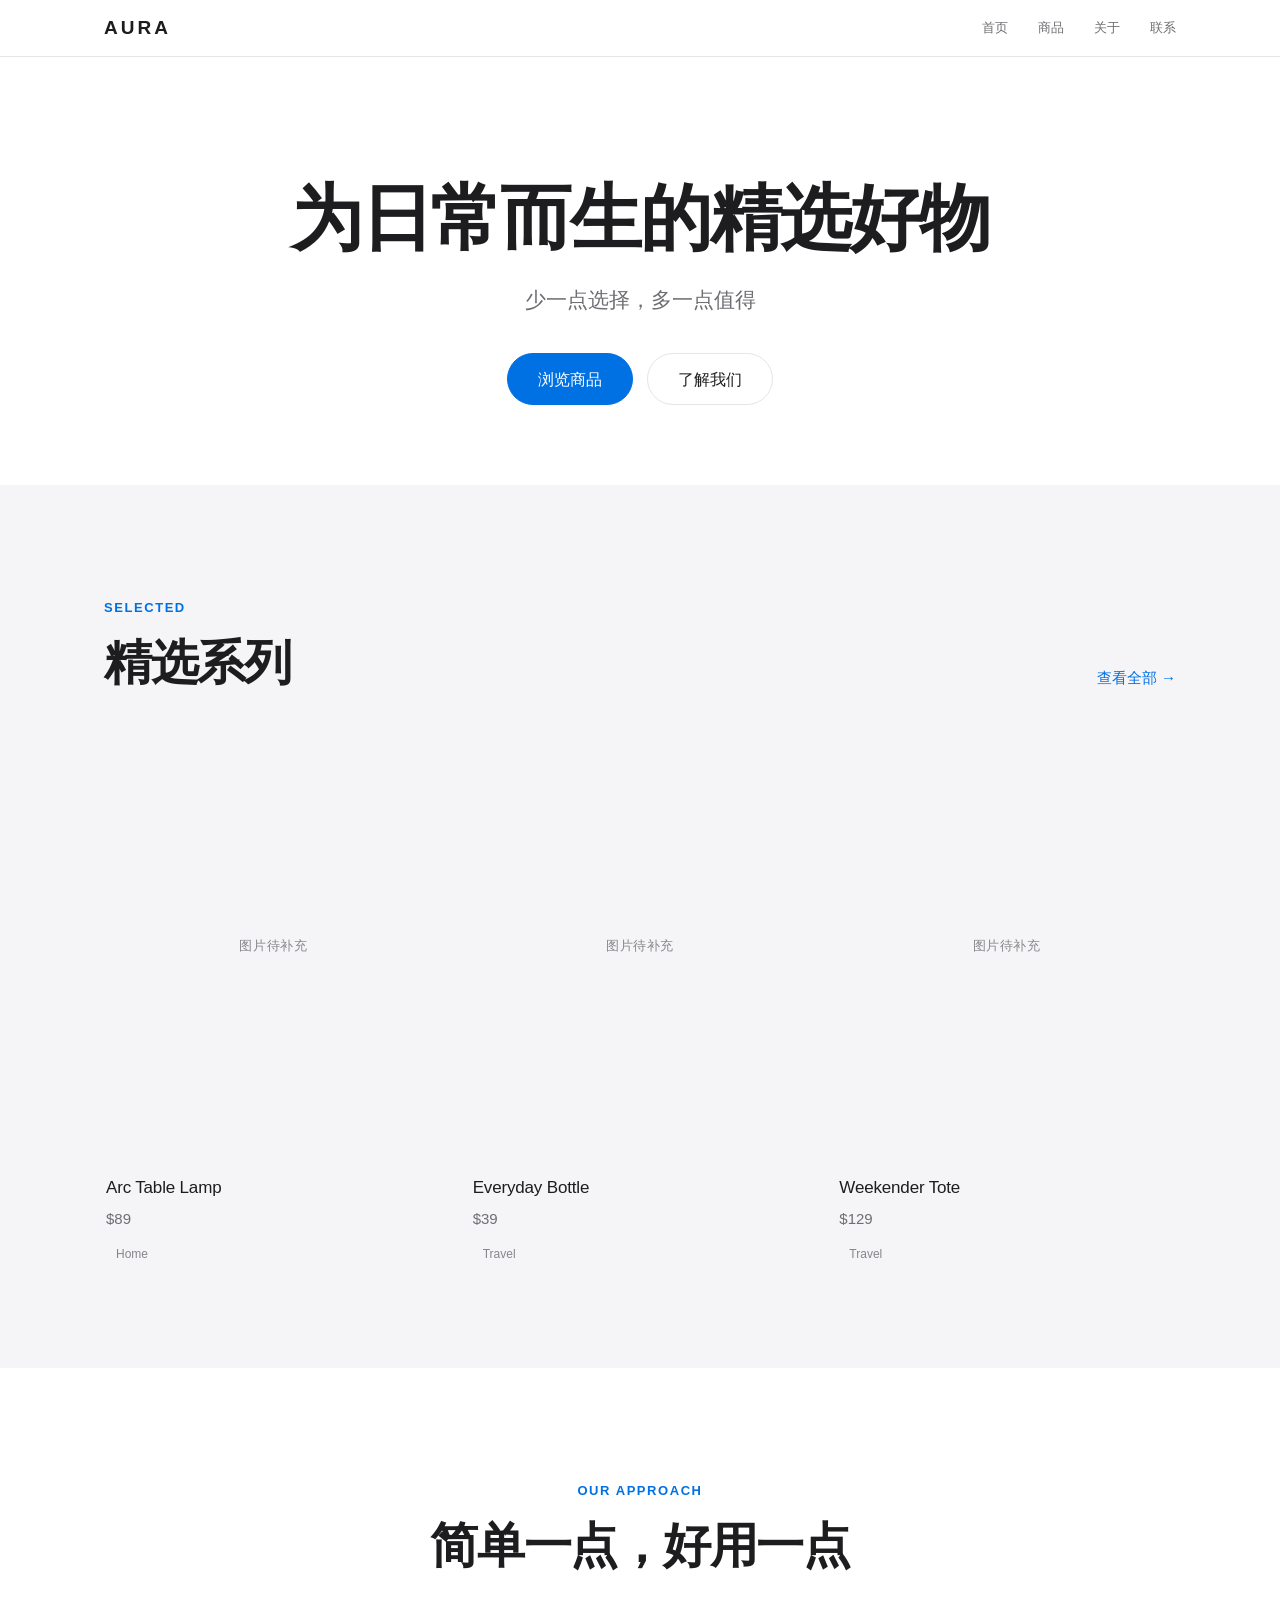
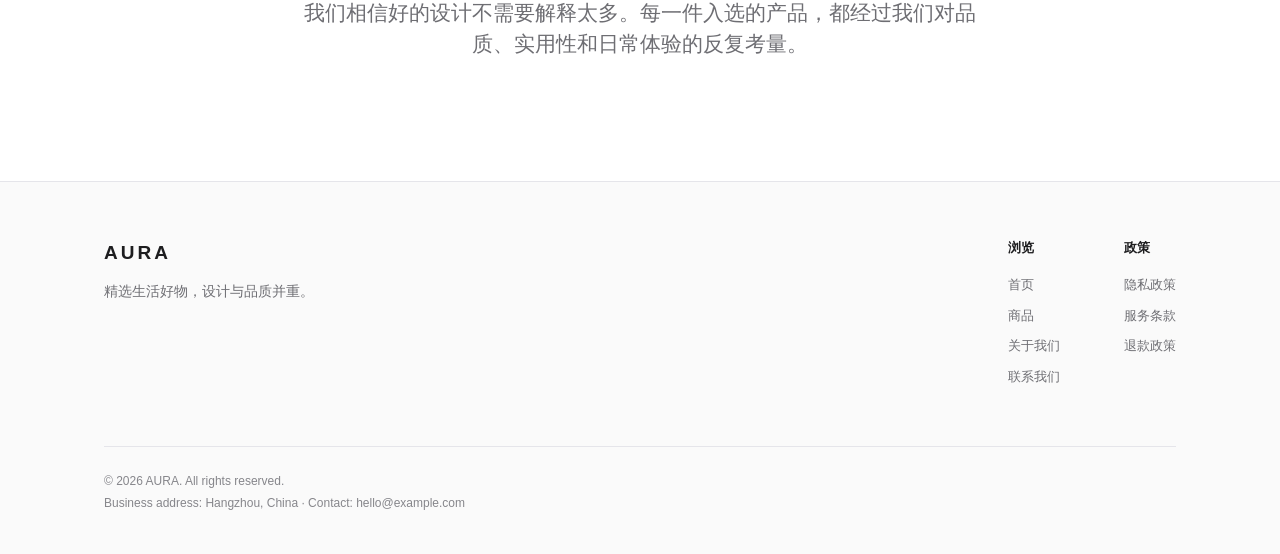
<file: E-commerce-store/index.html>
<!DOCTYPE html>
<html lang="en">
<head>
  <meta charset="UTF-8">
  <meta name="viewport" content="width=device-width, initial-scale=1">
  <title>AURA — 为日常而生的精选好物</title>
  <meta name="description" content="AURA 精选生活好物，设计与品质并重。探索我们的产品系列。">
  <meta property="og:title" content="AURA — 为日常而生的精选好物">
  <meta property="og:description" content="少一点选择，多一点值得。">
  <meta property="og:type" content="website">
  <link rel="stylesheet" href="assets/css/style.css">
</head>
<body data-page="index">

  <header class="site-header">
    <nav class="nav-inner">
      <a class="brand" href="index.html" data-brand>AURA</a>
      <button class="nav-toggle" aria-label="菜单"><span></span><span></span><span></span></button>
      <div class="nav-links">
        <a href="index.html">首页</a>
        <a href="products.html">商品</a>
        <a href="about.html">关于</a>
        <a href="contact.html">联系</a>
      </div>
    </nav>
  </header>

  <main>
    <section class="hero container">
      <h1 data-tagline>为日常而生的精选好物</h1>
      <p class="lead" data-subtitle>少一点选择，多一点值得</p>
      <div class="hero-actions">
        <a class="btn btn-primary btn-lg" href="products.html">浏览商品</a>
        <a class="btn btn-lg" href="about.html">了解我们</a>
      </div>
    </section>

    <section class="section section-soft">
      <div class="container">
        <div class="section-head">
          <div>
            <p class="eyebrow">Selected</p>
            <h2>精选系列</h2>
          </div>
          <a class="link" href="products.html">查看全部 →</a>
        </div>
        <div class="product-grid" id="featured-products"></div>
      </div>
    </section>

    <section class="section">
      <div class="container" style="text-align:center;max-width:760px">
        <p class="eyebrow">Our approach</p>
        <h2>简单一点，好用一点</h2>
        <p class="lead" style="margin-top:24px">
          我们相信好的设计不需要解释太多。每一件入选的产品，都经过我们对品质、实用性和日常体验的反复考量。
        </p>
      </div>
    </section>
  </main>

  <footer class="site-footer">
    <div class="container">
      <div class="footer-top">
        <div class="footer-brand">
          <span class="brand" data-brand>AURA</span>
          <p>精选生活好物，设计与品质并重。</p>
        </div>
        <div class="footer-links">
          <div class="footer-col">
            <h4>浏览</h4>
            <a href="index.html">首页</a>
            <a href="products.html">商品</a>
            <a href="about.html">关于我们</a>
            <a href="contact.html">联系我们</a>
          </div>
          <div class="footer-col">
            <h4>政策</h4>
            <a href="privacy.html">隐私政策</a>
            <a href="terms.html">服务条款</a>
            <a href="refund.html">退款政策</a>
          </div>
        </div>
      </div>
      <div class="footer-bottom">
        <div>© <span data-year>2026</span> <span data-company>AURA</span>. All rights reserved.</div>
        <div>Business address: Hangzhou, China · Contact: <a data-email href="mailto:hello@example.com">hello@example.com</a></div>
      </div>
    </div>
  </footer>

  <script src="assets/js/data.js"></script>
  <script src="assets/js/app.js"></script>
</body>
</html>
</file>
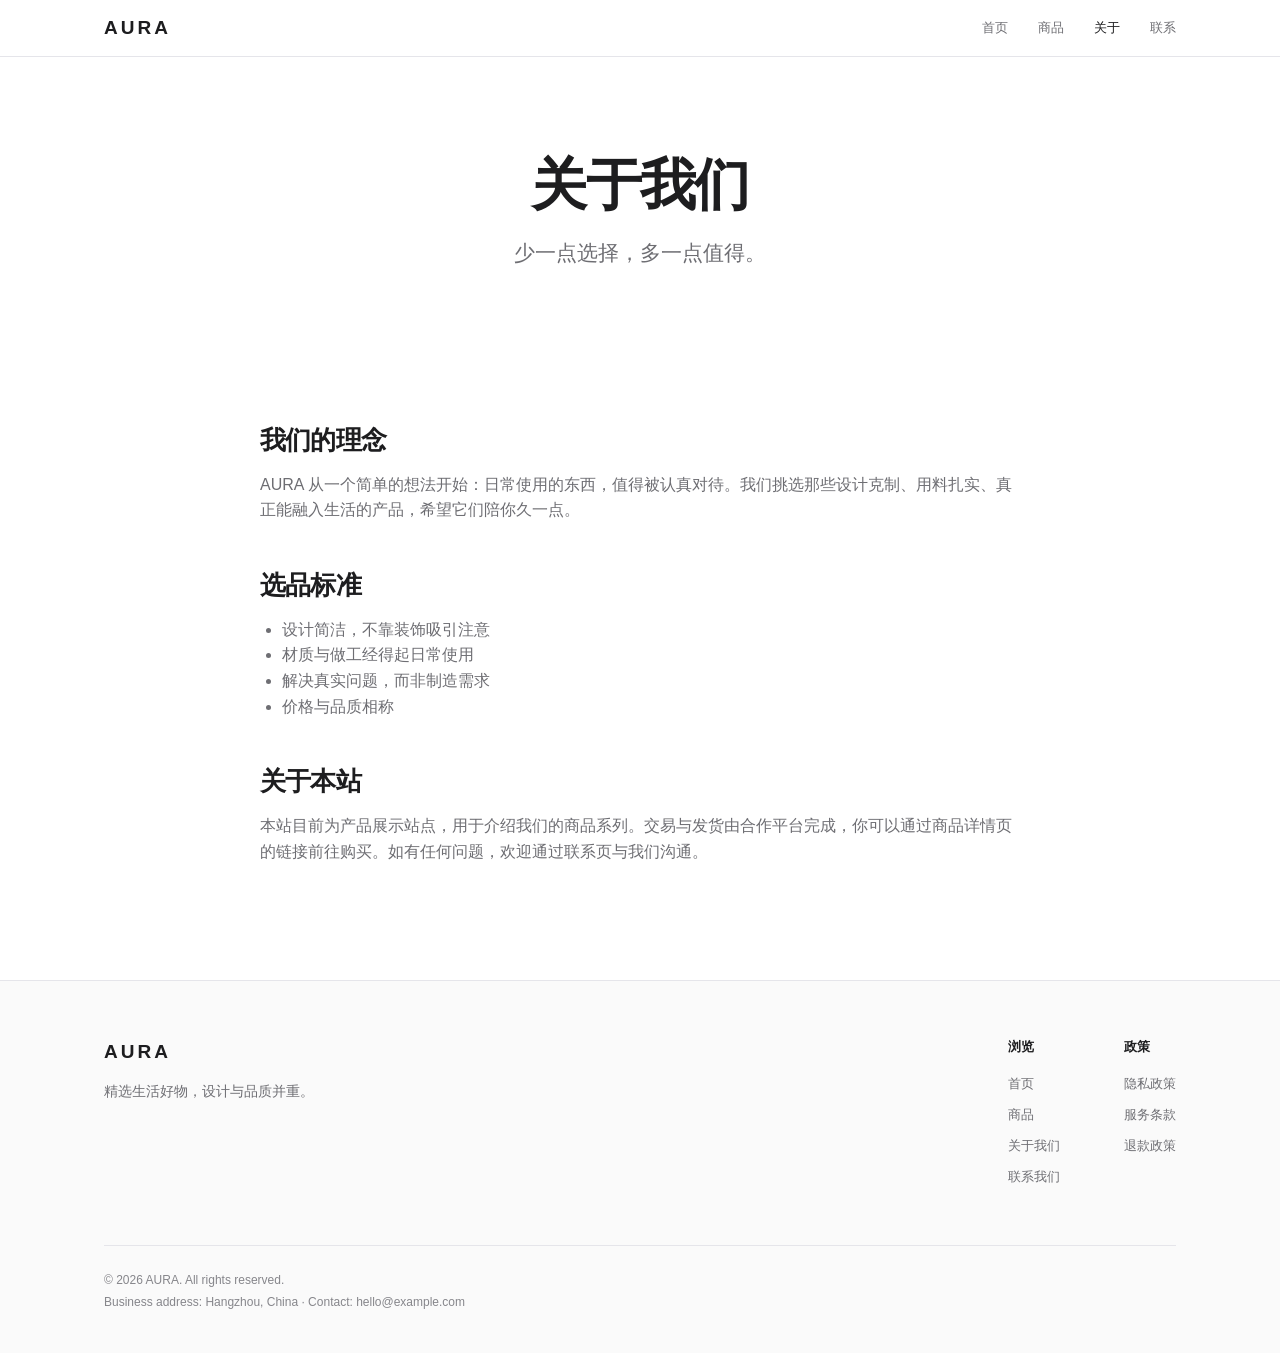
<file: E-commerce-store/about.html>
<!DOCTYPE html>
<html lang="en">
<head>
  <meta charset="UTF-8">
  <meta name="viewport" content="width=device-width, initial-scale=1">
  <title>关于我们 — AURA</title>
  <meta name="description" content="了解 AURA 的理念与选品标准。">
  <meta property="og:title" content="关于我们 — AURA">
  <meta property="og:type" content="website">
  <link rel="stylesheet" href="assets/css/style.css">
</head>
<body data-page="about.html">

  <header class="site-header">
    <nav class="nav-inner">
      <a class="brand" href="index.html" data-brand>AURA</a>
      <button class="nav-toggle" aria-label="菜单"><span></span><span></span><span></span></button>
      <div class="nav-links">
        <a href="index.html">首页</a>
        <a href="products.html">商品</a>
        <a href="about.html">关于</a>
        <a href="contact.html">联系</a>
      </div>
    </nav>
  </header>

  <main>
    <section class="page-hero container">
      <h1>关于我们</h1>
      <p class="lead" style="margin-top:20px">少一点选择，多一点值得。</p>
    </section>

    <section class="section" style="padding-top:24px">
      <div class="container">
        <div class="prose">
          <h2>我们的理念</h2>
          <p>
            AURA 从一个简单的想法开始：日常使用的东西，值得被认真对待。我们挑选那些设计克制、用料扎实、真正能融入生活的产品，希望它们陪你久一点。
          </p>

          <h2>选品标准</h2>
          <ul>
            <li>设计简洁，不靠装饰吸引注意</li>
            <li>材质与做工经得起日常使用</li>
            <li>解决真实问题，而非制造需求</li>
            <li>价格与品质相称</li>
          </ul>

          <h2>关于本站</h2>
          <p>
            本站目前为产品展示站点，用于介绍我们的商品系列。交易与发货由合作平台完成，你可以通过商品详情页的链接前往购买。如有任何问题，欢迎通过联系页与我们沟通。
          </p>
        </div>
      </div>
    </section>
  </main>

  <footer class="site-footer">
    <div class="container">
      <div class="footer-top">
        <div class="footer-brand">
          <span class="brand" data-brand>AURA</span>
          <p>精选生活好物，设计与品质并重。</p>
        </div>
        <div class="footer-links">
          <div class="footer-col">
            <h4>浏览</h4>
            <a href="index.html">首页</a>
            <a href="products.html">商品</a>
            <a href="about.html">关于我们</a>
            <a href="contact.html">联系我们</a>
          </div>
          <div class="footer-col">
            <h4>政策</h4>
            <a href="privacy.html">隐私政策</a>
            <a href="terms.html">服务条款</a>
            <a href="refund.html">退款政策</a>
          </div>
        </div>
      </div>
      <div class="footer-bottom">
        <div>© <span data-year>2026</span> <span data-company>AURA</span>. All rights reserved.</div>
        <div>Business address: Hangzhou, China · Contact: <a data-email href="mailto:hello@example.com">hello@example.com</a></div>
      </div>
    </div>
  </footer>

  <script src="assets/js/data.js"></script>
  <script src="assets/js/app.js"></script>
</body>
</html>
</file>
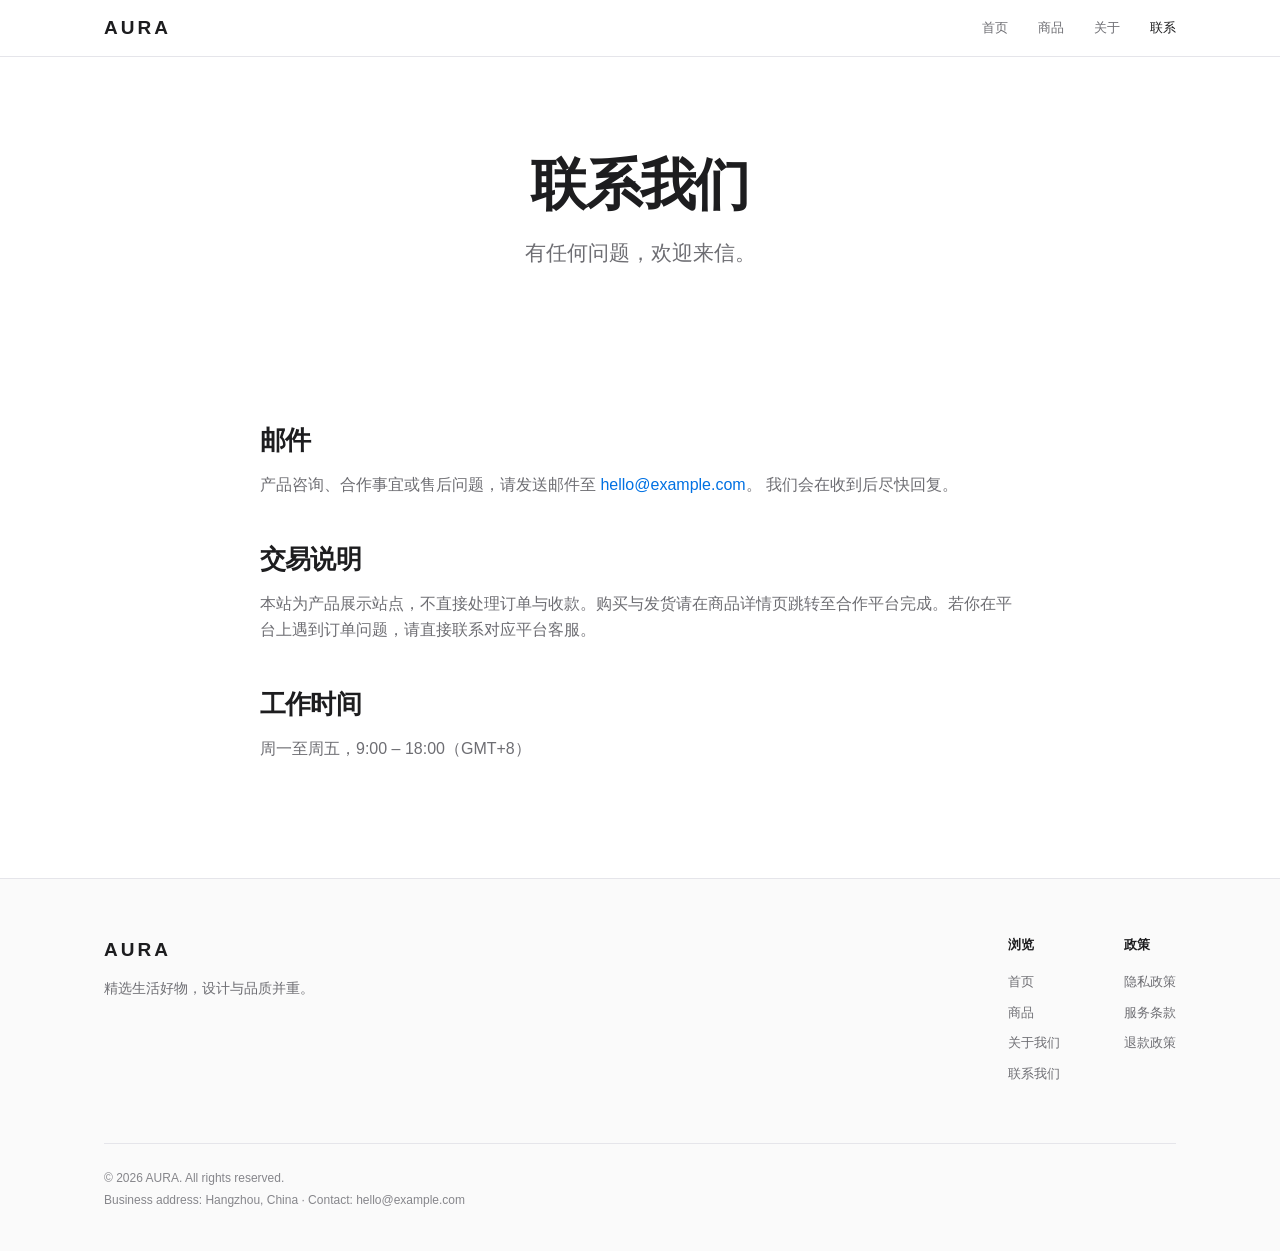
<file: E-commerce-store/contact.html>
<!DOCTYPE html>
<html lang="en">
<head>
  <meta charset="UTF-8">
  <meta name="viewport" content="width=device-width, initial-scale=1">
  <title>联系我们 — AURA</title>
  <meta name="description" content="联系 AURA 团队，咨询商品与合作事宜。">
  <meta property="og:title" content="联系我们 — AURA">
  <meta property="og:type" content="website">
  <link rel="stylesheet" href="assets/css/style.css">
</head>
<body data-page="contact.html">

  <header class="site-header">
    <nav class="nav-inner">
      <a class="brand" href="index.html" data-brand>AURA</a>
      <button class="nav-toggle" aria-label="菜单"><span></span><span></span><span></span></button>
      <div class="nav-links">
        <a href="index.html">首页</a>
        <a href="products.html">商品</a>
        <a href="about.html">关于</a>
        <a href="contact.html">联系</a>
      </div>
    </nav>
  </header>

  <main>
    <section class="page-hero container">
      <h1>联系我们</h1>
      <p class="lead" style="margin-top:20px">有任何问题，欢迎来信。</p>
    </section>

    <section class="section" style="padding-top:24px">
      <div class="container">
        <div class="prose">
          <h2>邮件</h2>
          <p>
            产品咨询、合作事宜或售后问题，请发送邮件至
            <a data-email href="mailto:hello@example.com" style="color:var(--accent)">hello@example.com</a>。
            我们会在收到后尽快回复。
          </p>

          <h2>交易说明</h2>
          <p>
            本站为产品展示站点，不直接处理订单与收款。购买与发货请在商品详情页跳转至合作平台完成。若你在平台上遇到订单问题，请直接联系对应平台客服。
          </p>

          <h2>工作时间</h2>
          <p>周一至周五，9:00 – 18:00（GMT+8）</p>
        </div>
      </div>
    </section>
  </main>

  <footer class="site-footer">
    <div class="container">
      <div class="footer-top">
        <div class="footer-brand">
          <span class="brand" data-brand>AURA</span>
          <p>精选生活好物，设计与品质并重。</p>
        </div>
        <div class="footer-links">
          <div class="footer-col">
            <h4>浏览</h4>
            <a href="index.html">首页</a>
            <a href="products.html">商品</a>
            <a href="about.html">关于我们</a>
            <a href="contact.html">联系我们</a>
          </div>
          <div class="footer-col">
            <h4>政策</h4>
            <a href="privacy.html">隐私政策</a>
            <a href="terms.html">服务条款</a>
            <a href="refund.html">退款政策</a>
          </div>
        </div>
      </div>
      <div class="footer-bottom">
        <div>© <span data-year>2026</span> <span data-company>AURA</span>. All rights reserved.</div>
        <div>Business address: Hangzhou, China · Contact: <a data-email href="mailto:hello@example.com">hello@example.com</a></div>
      </div>
    </div>
  </footer>

  <script src="assets/js/data.js"></script>
  <script src="assets/js/app.js"></script>
</body>
</html>
</file>
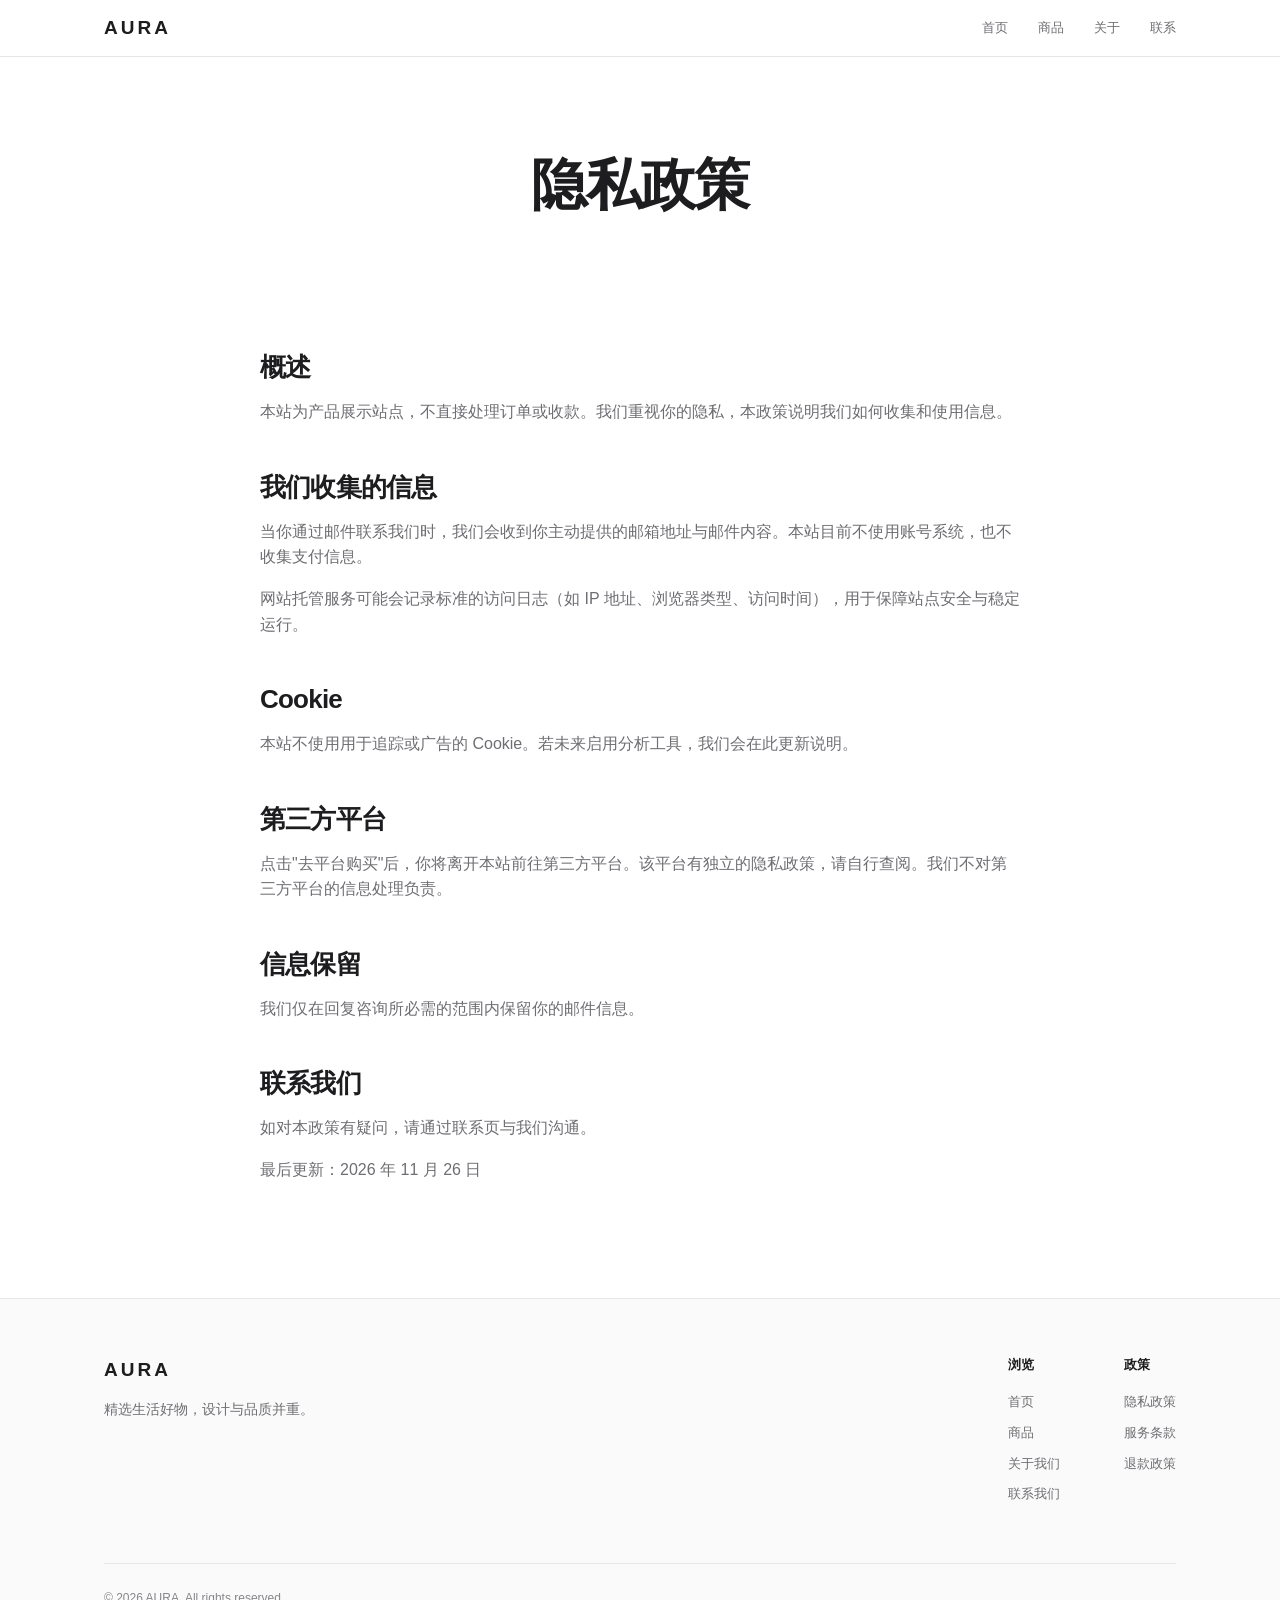
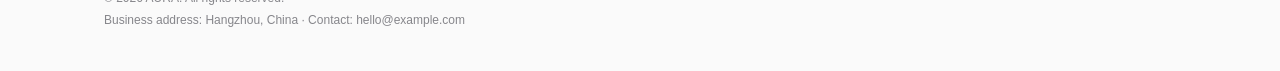
<file: E-commerce-store/privacy.html>
<!DOCTYPE html>
<html lang="en">
<head>
  <meta charset="UTF-8">
  <meta name="viewport" content="width=device-width, initial-scale=1">
  <title>隐私政策 — AURA</title>
  <meta name="description" content="AURA 如何收集与使用你的信息。">
  <meta property="og:title" content="隐私政策 — AURA">
  <meta property="og:type" content="website">
  <link rel="stylesheet" href="assets/css/style.css">
</head>
<body data-page="privacy.html">

  <header class="site-header">
    <nav class="nav-inner">
      <a class="brand" href="index.html" data-brand>AURA</a>
      <button class="nav-toggle" aria-label="菜单"><span></span><span></span><span></span></button>
      <div class="nav-links">
        <a href="index.html">首页</a>
        <a href="products.html">商品</a>
        <a href="about.html">关于</a>
        <a href="contact.html">联系</a>
      </div>
    </nav>
  </header>

  <main>
    <section class="page-hero container">
      <h1>隐私政策</h1>
    </section>
    <section class="section" style="padding-top:24px">
      <div class="container">
        <div class="prose">

          <h2>概述</h2>
          <p>本站为产品展示站点，不直接处理订单或收款。我们重视你的隐私，本政策说明我们如何收集和使用信息。</p>

          <h2>我们收集的信息</h2>
          <p>当你通过邮件联系我们时，我们会收到你主动提供的邮箱地址与邮件内容。本站目前不使用账号系统，也不收集支付信息。</p>
          <p>网站托管服务可能会记录标准的访问日志（如 IP 地址、浏览器类型、访问时间），用于保障站点安全与稳定运行。</p>

          <h2>Cookie</h2>
          <p>本站不使用用于追踪或广告的 Cookie。若未来启用分析工具，我们会在此更新说明。</p>

          <h2>第三方平台</h2>
          <p>点击"去平台购买"后，你将离开本站前往第三方平台。该平台有独立的隐私政策，请自行查阅。我们不对第三方平台的信息处理负责。</p>

          <h2>信息保留</h2>
          <p>我们仅在回复咨询所必需的范围内保留你的邮件信息。</p>

          <h2>联系我们</h2>
          <p>如对本政策有疑问，请通过联系页与我们沟通。</p>
          <p>最后更新：2026 年 11 月 26 日</p>

        </div>
      </div>
    </section>
  </main>

  <footer class="site-footer">
    <div class="container">
      <div class="footer-top">
        <div class="footer-brand">
          <span class="brand" data-brand>AURA</span>
          <p>精选生活好物，设计与品质并重。</p>
        </div>
        <div class="footer-links">
          <div class="footer-col">
            <h4>浏览</h4>
            <a href="index.html">首页</a>
            <a href="products.html">商品</a>
            <a href="about.html">关于我们</a>
            <a href="contact.html">联系我们</a>
          </div>
          <div class="footer-col">
            <h4>政策</h4>
            <a href="privacy.html">隐私政策</a>
            <a href="terms.html">服务条款</a>
            <a href="refund.html">退款政策</a>
          </div>
        </div>
      </div>
      <div class="footer-bottom">
        <div>&copy; <span data-year>2026</span> <span data-company>AURA</span>. All rights reserved.</div>
        <div>Business address: Hangzhou, China &middot; Contact: <a data-email href="mailto:hello@example.com">hello@example.com</a></div>
      </div>
    </div>
  </footer>

  <script src="assets/js/data.js"></script>
  <script src="assets/js/app.js"></script>
</body>
</html>
</file>
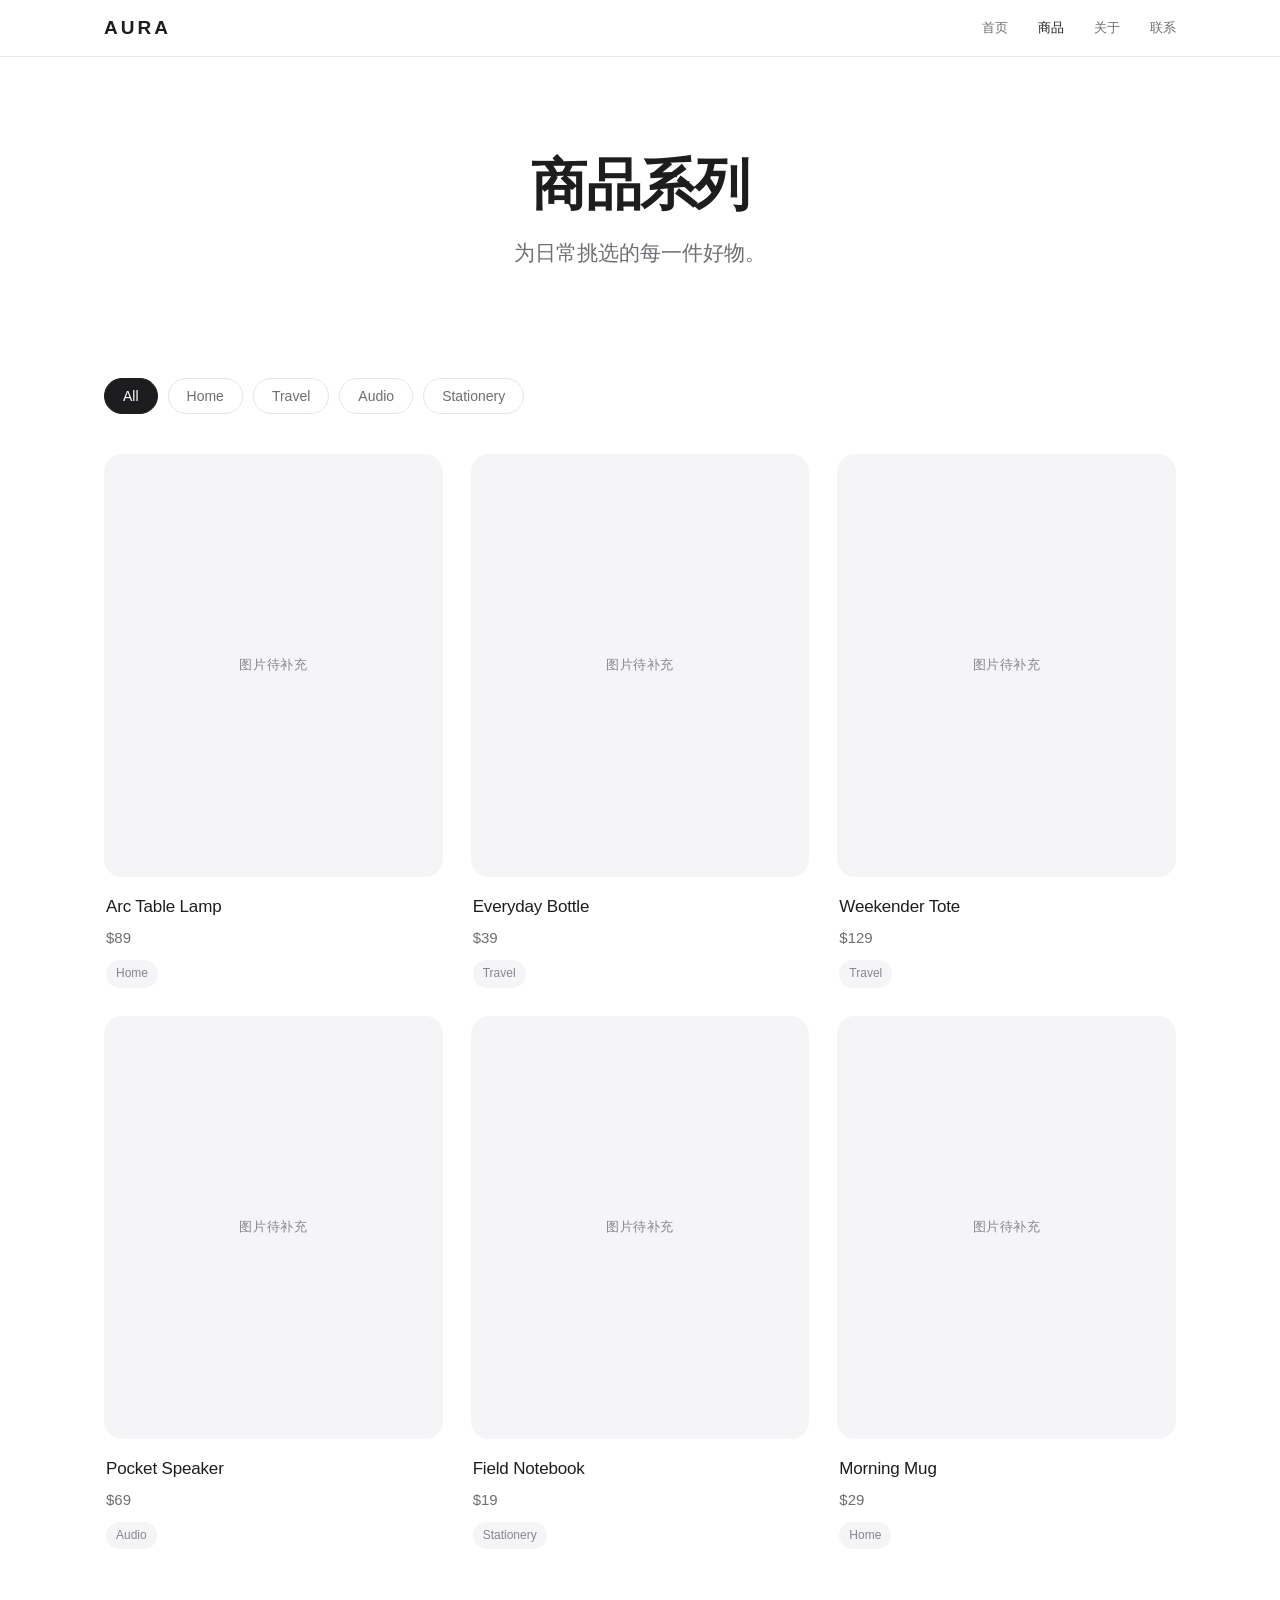
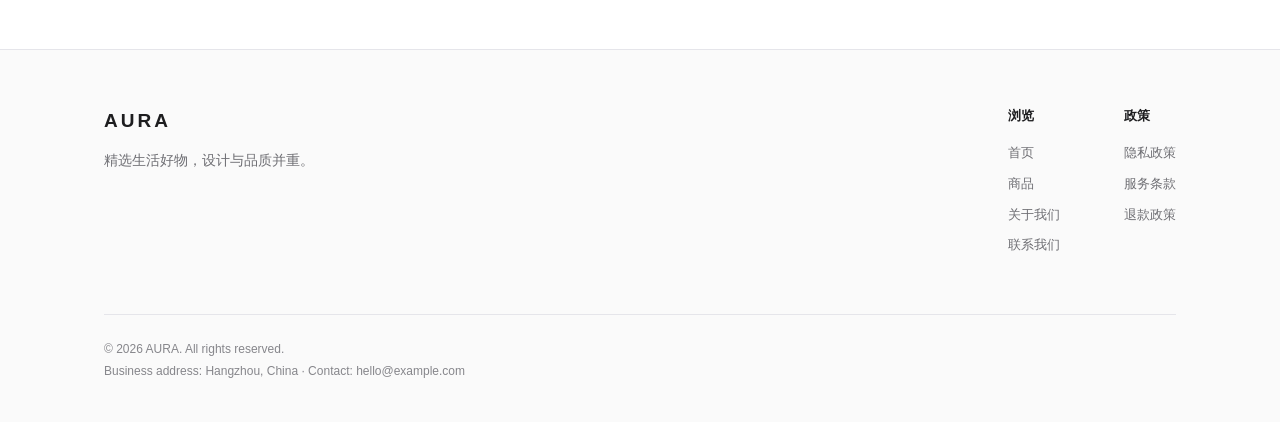
<file: E-commerce-store/products.html>
<!DOCTYPE html>
<html lang="en">
<head>
  <meta charset="UTF-8">
  <meta name="viewport" content="width=device-width, initial-scale=1">
  <title>商品 — AURA</title>
  <meta name="description" content="浏览 AURA 精选生活好物。">
  <meta property="og:title" content="商品 — AURA">
  <meta property="og:type" content="website">
  <link rel="stylesheet" href="assets/css/style.css">
</head>
<body data-page="products.html">

  <header class="site-header">
    <nav class="nav-inner">
      <a class="brand" href="index.html" data-brand>AURA</a>
      <button class="nav-toggle" aria-label="菜单"><span></span><span></span><span></span></button>
      <div class="nav-links">
        <a href="index.html">首页</a>
        <a href="products.html">商品</a>
        <a href="about.html">关于</a>
        <a href="contact.html">联系</a>
      </div>
    </nav>
  </header>

  <main>
    <section class="page-hero container">
      <h1>商品系列</h1>
      <p class="lead" style="margin-top:20px">为日常挑选的每一件好物。</p>
    </section>

    <section class="section" style="padding-top:24px">
      <div class="container">
        <div class="filters" id="filters"></div>
        <div class="product-grid" id="all-products"></div>
      </div>
    </section>
  </main>

  <footer class="site-footer">
    <div class="container">
      <div class="footer-top">
        <div class="footer-brand">
          <span class="brand" data-brand>AURA</span>
          <p>精选生活好物，设计与品质并重。</p>
        </div>
        <div class="footer-links">
          <div class="footer-col">
            <h4>浏览</h4>
            <a href="index.html">首页</a>
            <a href="products.html">商品</a>
            <a href="about.html">关于我们</a>
            <a href="contact.html">联系我们</a>
          </div>
          <div class="footer-col">
            <h4>政策</h4>
            <a href="privacy.html">隐私政策</a>
            <a href="terms.html">服务条款</a>
            <a href="refund.html">退款政策</a>
          </div>
        </div>
      </div>
      <div class="footer-bottom">
        <div>© <span data-year>2026</span> <span data-company>AURA</span>. All rights reserved.</div>
        <div>Business address: Hangzhou, China · Contact: <a data-email href="mailto:hello@example.com">hello@example.com</a></div>
      </div>
    </div>
  </footer>

  <script src="assets/js/data.js"></script>
  <script src="assets/js/app.js"></script>
</body>
</html>
</file>
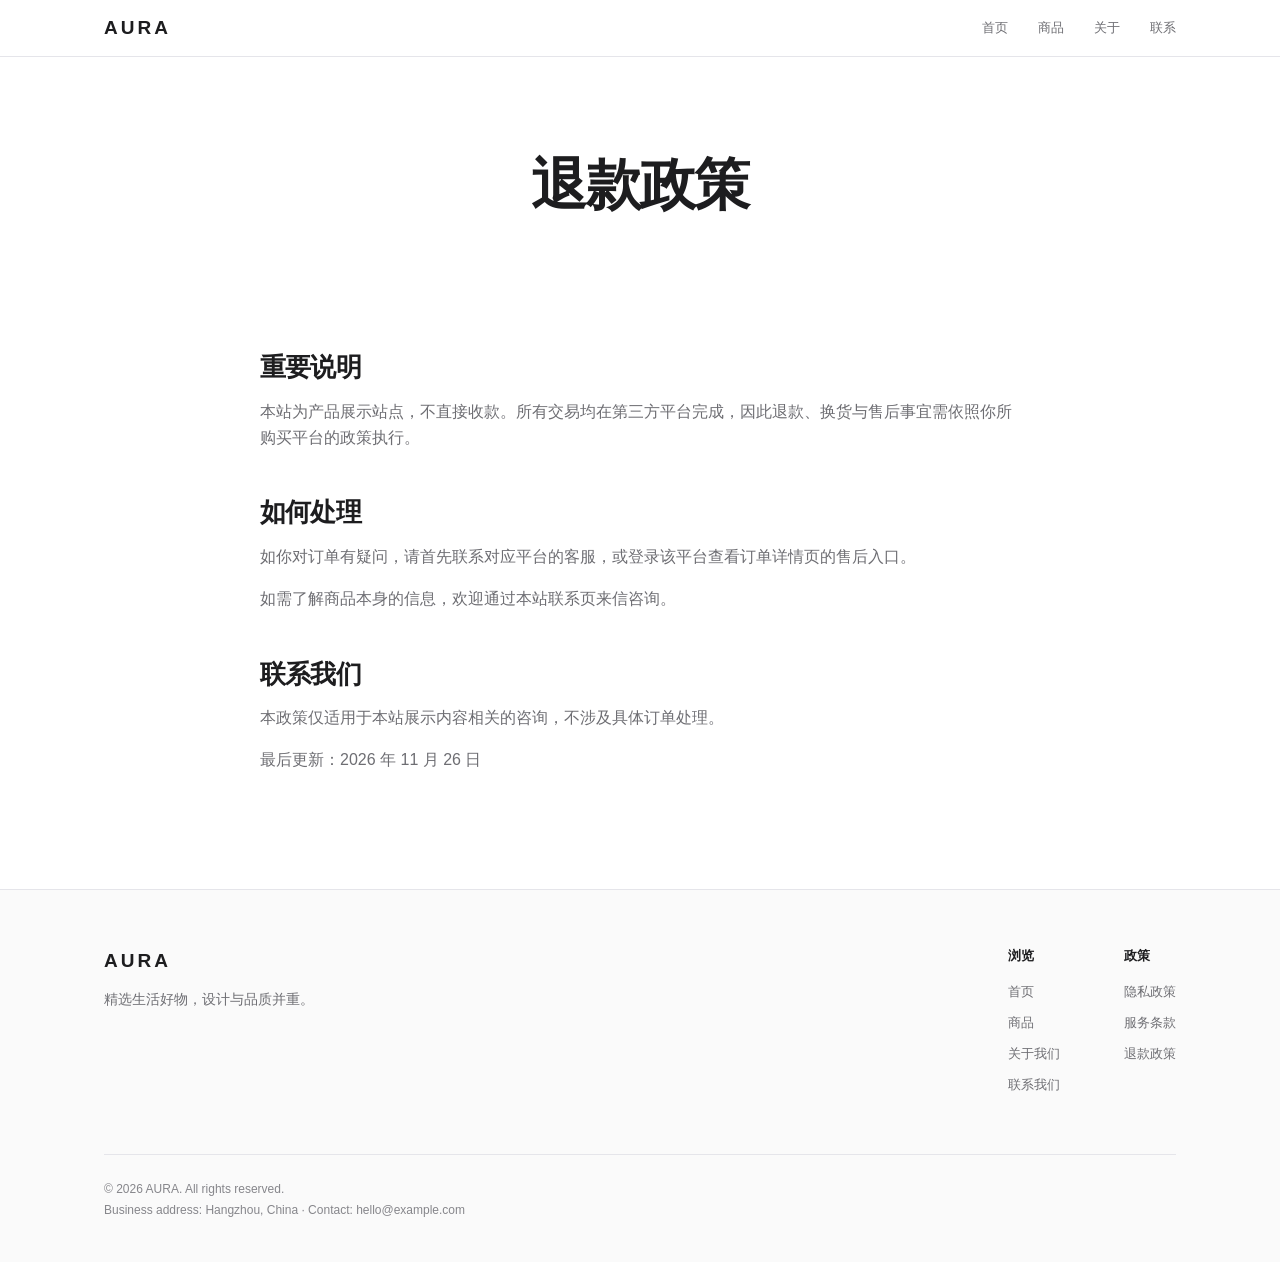
<file: E-commerce-store/refund.html>
<!DOCTYPE html>
<html lang="en">
<head>
  <meta charset="UTF-8">
  <meta name="viewport" content="width=device-width, initial-scale=1">
  <title>退款政策 — AURA</title>
  <meta name="description" content="AURA 商品退款与售后说明。">
  <meta property="og:title" content="退款政策 — AURA">
  <meta property="og:type" content="website">
  <link rel="stylesheet" href="assets/css/style.css">
</head>
<body data-page="refund.html">

  <header class="site-header">
    <nav class="nav-inner">
      <a class="brand" href="index.html" data-brand>AURA</a>
      <button class="nav-toggle" aria-label="菜单"><span></span><span></span><span></span></button>
      <div class="nav-links">
        <a href="index.html">首页</a>
        <a href="products.html">商品</a>
        <a href="about.html">关于</a>
        <a href="contact.html">联系</a>
      </div>
    </nav>
  </header>

  <main>
    <section class="page-hero container">
      <h1>退款政策</h1>
    </section>
    <section class="section" style="padding-top:24px">
      <div class="container">
        <div class="prose">

          <h2>重要说明</h2>
          <p>本站为产品展示站点，不直接收款。所有交易均在第三方平台完成，因此退款、换货与售后事宜需依照你所购买平台的政策执行。</p>

          <h2>如何处理</h2>
          <p>如你对订单有疑问，请首先联系对应平台的客服，或登录该平台查看订单详情页的售后入口。</p>
          <p>如需了解商品本身的信息，欢迎通过本站联系页来信咨询。</p>

          <h2>联系我们</h2>
          <p>本政策仅适用于本站展示内容相关的咨询，不涉及具体订单处理。</p>
          <p>最后更新：2026 年 11 月 26 日</p>

        </div>
      </div>
    </section>
  </main>

  <footer class="site-footer">
    <div class="container">
      <div class="footer-top">
        <div class="footer-brand">
          <span class="brand" data-brand>AURA</span>
          <p>精选生活好物，设计与品质并重。</p>
        </div>
        <div class="footer-links">
          <div class="footer-col">
            <h4>浏览</h4>
            <a href="index.html">首页</a>
            <a href="products.html">商品</a>
            <a href="about.html">关于我们</a>
            <a href="contact.html">联系我们</a>
          </div>
          <div class="footer-col">
            <h4>政策</h4>
            <a href="privacy.html">隐私政策</a>
            <a href="terms.html">服务条款</a>
            <a href="refund.html">退款政策</a>
          </div>
        </div>
      </div>
      <div class="footer-bottom">
        <div>&copy; <span data-year>2026</span> <span data-company>AURA</span>. All rights reserved.</div>
        <div>Business address: Hangzhou, China &middot; Contact: <a data-email href="mailto:hello@example.com">hello@example.com</a></div>
      </div>
    </div>
  </footer>

  <script src="assets/js/data.js"></script>
  <script src="assets/js/app.js"></script>
</body>
</html>
</file>
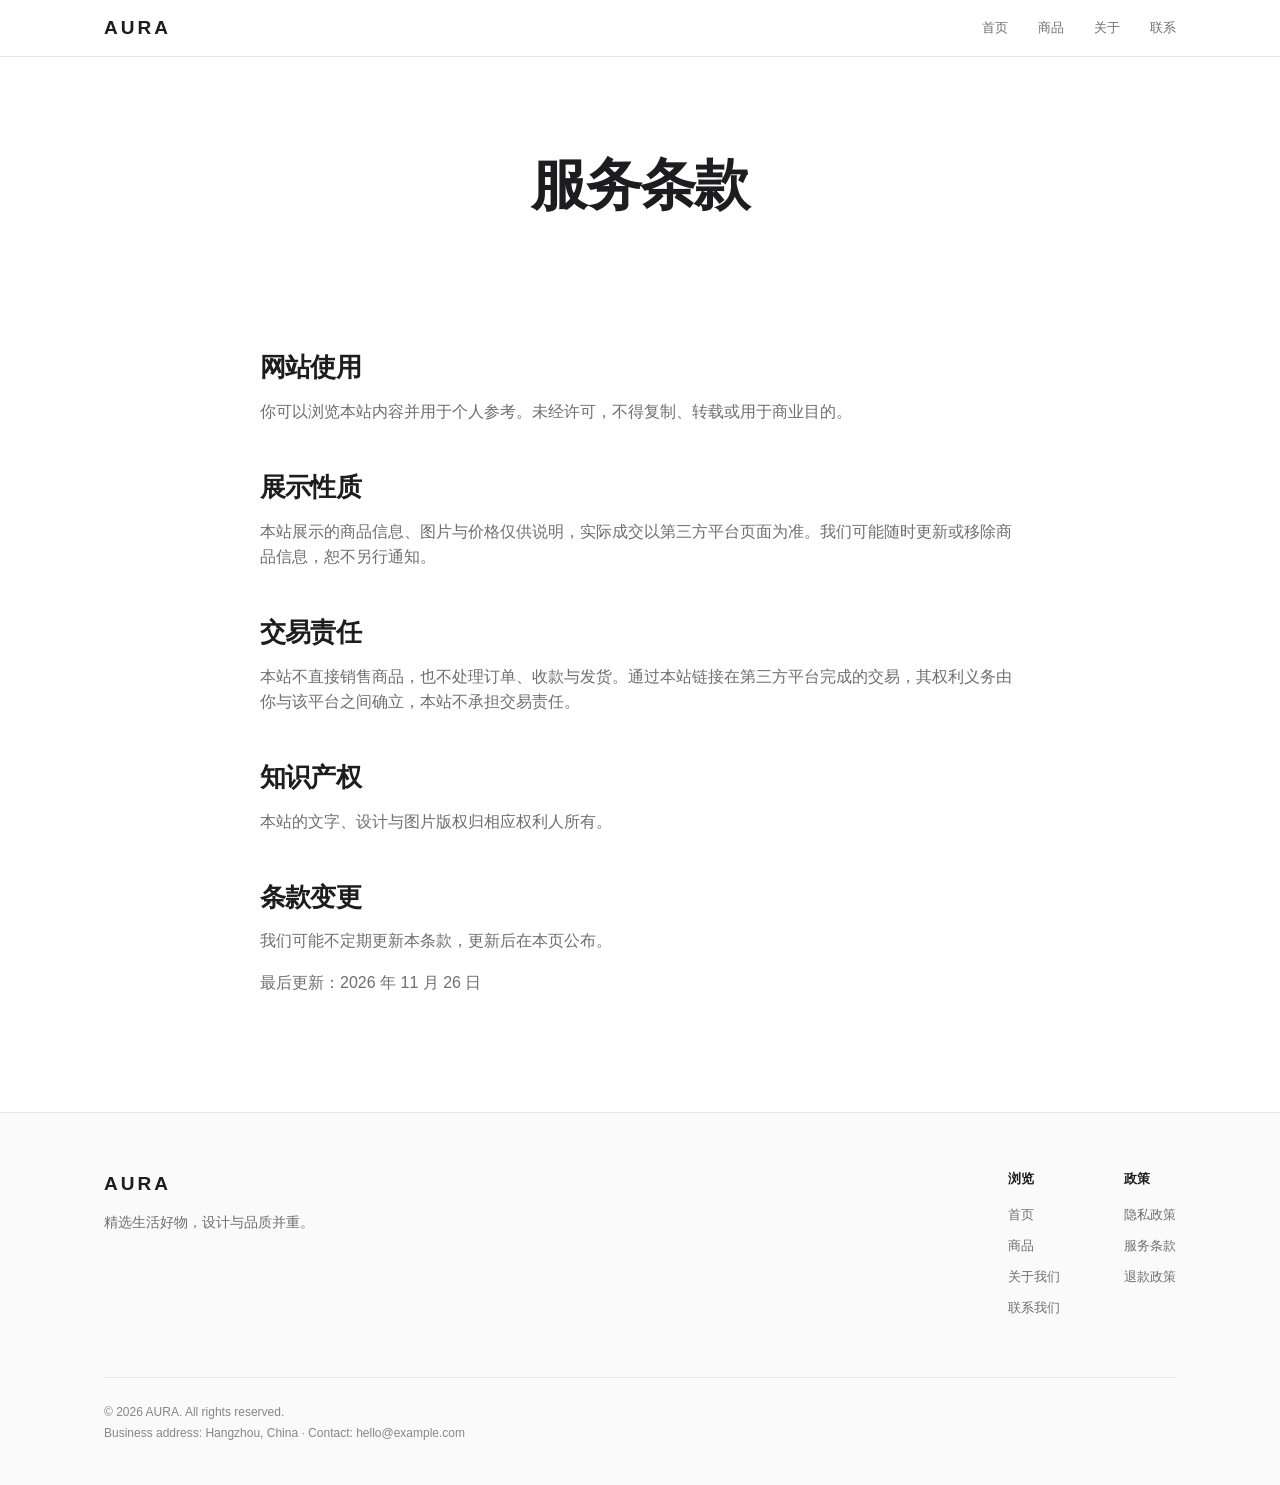
<file: E-commerce-store/terms.html>
<!DOCTYPE html>
<html lang="en">
<head>
  <meta charset="UTF-8">
  <meta name="viewport" content="width=device-width, initial-scale=1">
  <title>服务条款 — AURA</title>
  <meta name="description" content="使用 AURA 网站的条款与条件。">
  <meta property="og:title" content="服务条款 — AURA">
  <meta property="og:type" content="website">
  <link rel="stylesheet" href="assets/css/style.css">
</head>
<body data-page="terms.html">

  <header class="site-header">
    <nav class="nav-inner">
      <a class="brand" href="index.html" data-brand>AURA</a>
      <button class="nav-toggle" aria-label="菜单"><span></span><span></span><span></span></button>
      <div class="nav-links">
        <a href="index.html">首页</a>
        <a href="products.html">商品</a>
        <a href="about.html">关于</a>
        <a href="contact.html">联系</a>
      </div>
    </nav>
  </header>

  <main>
    <section class="page-hero container">
      <h1>服务条款</h1>
    </section>
    <section class="section" style="padding-top:24px">
      <div class="container">
        <div class="prose">

          <h2>网站使用</h2>
          <p>你可以浏览本站内容并用于个人参考。未经许可，不得复制、转载或用于商业目的。</p>

          <h2>展示性质</h2>
          <p>本站展示的商品信息、图片与价格仅供说明，实际成交以第三方平台页面为准。我们可能随时更新或移除商品信息，恕不另行通知。</p>

          <h2>交易责任</h2>
          <p>本站不直接销售商品，也不处理订单、收款与发货。通过本站链接在第三方平台完成的交易，其权利义务由你与该平台之间确立，本站不承担交易责任。</p>

          <h2>知识产权</h2>
          <p>本站的文字、设计与图片版权归相应权利人所有。</p>

          <h2>条款变更</h2>
          <p>我们可能不定期更新本条款，更新后在本页公布。</p>
          <p>最后更新：2026 年 11 月 26 日</p>

        </div>
      </div>
    </section>
  </main>

  <footer class="site-footer">
    <div class="container">
      <div class="footer-top">
        <div class="footer-brand">
          <span class="brand" data-brand>AURA</span>
          <p>精选生活好物，设计与品质并重。</p>
        </div>
        <div class="footer-links">
          <div class="footer-col">
            <h4>浏览</h4>
            <a href="index.html">首页</a>
            <a href="products.html">商品</a>
            <a href="about.html">关于我们</a>
            <a href="contact.html">联系我们</a>
          </div>
          <div class="footer-col">
            <h4>政策</h4>
            <a href="privacy.html">隐私政策</a>
            <a href="terms.html">服务条款</a>
            <a href="refund.html">退款政策</a>
          </div>
        </div>
      </div>
      <div class="footer-bottom">
        <div>&copy; <span data-year>2026</span> <span data-company>AURA</span>. All rights reserved.</div>
        <div>Business address: Hangzhou, China &middot; Contact: <a data-email href="mailto:hello@example.com">hello@example.com</a></div>
      </div>
    </div>
  </footer>

  <script src="assets/js/data.js"></script>
  <script src="assets/js/app.js"></script>
</body>
</html>
</file>
<file: E-commerce-store/assets/css/style.css>
/* AURA — 极简展示站设计系统 */

:root {
  --bg: #ffffff;
  --bg-soft: #fafafa;
  --bg-tint: #f5f5f7;
  --text: #1d1d1f;
  --text-secondary: #6e6e73;
  --text-tertiary: #86868b;
  --border: #e5e5ea;
  --accent: #0071e3;
  --accent-hover: #0077ed;
  --radius: 18px;
  --radius-lg: 28px;
  --max-width: 1120px;
  --font: -apple-system, BlinkMacSystemFont, "SF Pro Display", "SF Pro Text",
    "Helvetica Neue", "PingFang SC", "Microsoft YaHei", sans-serif;
}

*,
*::before,
*::after {
  box-sizing: border-box;
}

html {
  scroll-behavior: smooth;
  -webkit-text-size-adjust: 100%;
}

body {
  margin: 0;
  font-family: var(--font);
  color: var(--text);
  background: var(--bg);
  line-height: 1.6;
  font-size: 16px;
  -webkit-font-smoothing: antialiased;
  -moz-osx-font-smoothing: grayscale;
}

img {
  max-width: 100%;
  display: block;
}

a {
  color: inherit;
  text-decoration: none;
}

button {
  font-family: inherit;
}

/* 布局 */
.container {
  max-width: var(--max-width);
  margin: 0 auto;
  padding: 0 24px;
}

.section {
  padding: 100px 0;
}

.section-soft {
  background: var(--bg-tint);
}

/* 导航 */
.site-header {
  position: sticky;
  top: 0;
  z-index: 100;
  background: rgba(255, 255, 255, 0.8);
  backdrop-filter: saturate(180%) blur(20px);
  -webkit-backdrop-filter: saturate(180%) blur(20px);
  border-bottom: 0.5px solid var(--border);
}

.nav-inner {
  max-width: var(--max-width);
  margin: 0 auto;
  padding: 0 24px;
  height: 56px;
  display: flex;
  align-items: center;
  justify-content: space-between;
  gap: 24px;
}

.brand {
  font-size: 19px;
  font-weight: 600;
  letter-spacing: 0.16em;
}

.nav-links {
  display: flex;
  gap: 30px;
  align-items: center;
}

.nav-links a {
  font-size: 13px;
  color: var(--text-secondary);
  transition: color 0.2s ease;
}

.nav-links a:hover,
.nav-links a.active {
  color: var(--text);
}

.nav-toggle {
  display: none;
  background: none;
  border: 0;
  cursor: pointer;
  padding: 6px;
}

.nav-toggle span {
  display: block;
  width: 20px;
  height: 1px;
  background: var(--text);
  margin: 5px 0;
}

/* 排版 */
h1,
h2,
h3 {
  margin: 0;
  font-weight: 600;
  letter-spacing: -0.03em;
  line-height: 1.15;
}

h1 {
  font-size: clamp(40px, 6.5vw, 72px);
}

h2 {
  font-size: clamp(30px, 4vw, 48px);
}

h3 {
  font-size: 21px;
}

.lead {
  font-size: clamp(17px, 2vw, 21px);
  color: var(--text-secondary);
  line-height: 1.5;
}

.muted {
  color: var(--text-secondary);
}

.eyebrow {
  font-size: 13px;
  font-weight: 600;
  letter-spacing: 0.12em;
  text-transform: uppercase;
  color: var(--accent);
  margin-bottom: 16px;
}

/* Hero */
.hero {
  text-align: center;
  padding: 120px 0 80px;
}

.hero p {
  max-width: 620px;
  margin: 24px auto 0;
}

.hero-actions {
  margin-top: 38px;
  display: flex;
  gap: 14px;
  justify-content: center;
  flex-wrap: wrap;
}

/* 按钮 */
.btn {
  display: inline-flex;
  align-items: center;
  justify-content: center;
  gap: 8px;
  min-height: 46px;
  padding: 0 24px;
  border-radius: 999px;
  font-size: 15px;
  font-weight: 500;
  border: 0.5px solid var(--border);
  background: var(--bg);
  color: var(--text);
  cursor: pointer;
  transition: transform 0.2s ease, background 0.2s ease, opacity 0.2s ease;
}

.btn:hover {
  transform: translateY(-1px);
  background: var(--bg-tint);
}

.btn-primary {
  background: var(--accent);
  color: #fff;
  border-color: var(--accent);
}

.btn-primary:hover {
  background: var(--accent-hover);
}

.btn-dark {
  background: var(--text);
  color: #fff;
  border-color: var(--text);
}

.btn-dark:hover {
  background: #000;
}

.btn-lg {
  min-height: 52px;
  padding: 0 30px;
  font-size: 16px;
}

/* 产品网格 */
.section-head {
  display: flex;
  align-items: flex-end;
  justify-content: space-between;
  gap: 24px;
  margin-bottom: 44px;
}

.section-head .link {
  font-size: 15px;
  color: var(--accent);
  white-space: nowrap;
}

.product-grid {
  display: grid;
  grid-template-columns: repeat(auto-fill, minmax(260px, 1fr));
  gap: 28px;
}

.product-card {
  display: block;
  transition: transform 0.25s ease;
}

.product-card:hover {
  transform: translateY(-4px);
}

.product-card .thumb {
  aspect-ratio: 4 / 5;
  border-radius: var(--radius);
  background: var(--bg-tint);
  overflow: hidden;
  display: flex;
  align-items: center;
  justify-content: center;
}

.product-card .thumb img {
  width: 100%;
  height: 100%;
  object-fit: cover;
  transition: transform 0.4s ease;
}

.product-card:hover .thumb img {
  transform: scale(1.03);
}

.thumb-placeholder {
  font-size: 13px;
  color: var(--text-tertiary);
  letter-spacing: 0.05em;
}

.product-card .meta {
  padding: 16px 2px 0;
}

.product-card .name {
  font-size: 17px;
  font-weight: 500;
  letter-spacing: -0.01em;
}

.product-card .price {
  margin-top: 6px;
  font-size: 15px;
  color: var(--text-secondary);
}

.product-card .tag {
  display: inline-block;
  margin-top: 10px;
  font-size: 12px;
  color: var(--text-tertiary);
  background: var(--bg-tint);
  padding: 4px 10px;
  border-radius: 999px;
}

/* 详情 */
.detail-wrap {
  display: grid;
  grid-template-columns: 1fr 1fr;
  gap: 72px;
  padding: 72px 0 100px;
  align-items: start;
}

.detail-gallery .main-image {
  aspect-ratio: 1 / 1;
  border-radius: var(--radius-lg);
  background: var(--bg-tint);
  display: flex;
  align-items: center;
  justify-content: center;
  overflow: hidden;
}

.detail-gallery .main-image img {
  width: 100%;
  height: 100%;
  object-fit: cover;
}

.detail-info {
  position: sticky;
  top: 96px;
}

.detail-info h1 {
  font-size: clamp(34px, 4vw, 52px);
}

.detail-info .price {
  font-size: 24px;
  margin: 20px 0 0;
  font-weight: 500;
}

.detail-info .desc {
  color: var(--text-secondary);
  margin: 28px 0;
  font-size: 16px;
}

.detail-info .features {
  list-style: none;
  padding: 0;
  margin: 0 0 32px;
}

.detail-info .features li {
  padding: 12px 0;
  border-bottom: 0.5px solid var(--border);
  font-size: 15px;
  color: var(--text-secondary);
}

.buy-box {
  background: var(--bg-soft);
  border: 0.5px solid var(--border);
  border-radius: var(--radius);
  padding: 24px;
}

.buy-box .note {
  font-size: 13px;
  color: var(--text-secondary);
  margin: 0 0 16px;
}

.buy-box .btn {
  width: 100%;
  margin-bottom: 10px;
}

/* 分类筛选 */
.filters {
  display: flex;
  gap: 10px;
  flex-wrap: wrap;
  margin-bottom: 40px;
}

.filter-btn {
  border: 0.5px solid var(--border);
  background: var(--bg);
  border-radius: 999px;
  padding: 9px 18px;
  font-size: 14px;
  color: var(--text-secondary);
  cursor: pointer;
  transition: all 0.2s ease;
}

.filter-btn:hover {
  border-color: var(--text-tertiary);
  color: var(--text);
}

.filter-btn.active {
  background: var(--text);
  border-color: var(--text);
  color: #fff;
}

/* 内容页 */
.prose {
  max-width: 760px;
  margin: 0 auto;
}

.prose h2 {
  font-size: 26px;
  margin: 48px 0 16px;
}

.prose h3 {
  font-size: 19px;
  margin: 32px 0 12px;
}

.prose p,
.prose li {
  color: var(--text-secondary);
  font-size: 16px;
}

.prose ul {
  padding-left: 22px;
}

.page-hero {
  text-align: center;
  padding: 96px 0 64px;
}

.page-hero h1 {
  font-size: clamp(36px, 5vw, 56px);
}

/* 页脚 */
.site-footer {
  border-top: 0.5px solid var(--border);
  padding: 56px 0 40px;
  background: var(--bg-soft);
}

.footer-top {
  display: flex;
  justify-content: space-between;
  gap: 40px;
  flex-wrap: wrap;
  margin-bottom: 48px;
}

.footer-brand .brand {
  display: block;
  margin-bottom: 12px;
}

.footer-brand p {
  font-size: 14px;
  color: var(--text-secondary);
  max-width: 320px;
  margin: 0;
}

.footer-links {
  display: flex;
  gap: 64px;
  flex-wrap: wrap;
}

.footer-col h4 {
  font-size: 13px;
  font-weight: 600;
  margin: 0 0 16px;
}

.footer-col a {
  display: block;
  font-size: 13px;
  color: var(--text-secondary);
  margin-bottom: 10px;
}

.footer-col a:hover {
  color: var(--text);
}

.footer-bottom {
  border-top: 0.5px solid var(--border);
  padding-top: 24px;
  font-size: 12px;
  color: var(--text-tertiary);
  line-height: 1.8;
}

/* 空状态 */
.empty-state {
  text-align: center;
  padding: 80px 20px;
  color: var(--text-secondary);
}

/* 响应式 */
@media (max-width: 800px) {
  .section {
    padding: 72px 0;
  }

  .hero {
    padding: 82px 0 60px;
  }

  .nav-links {
    display: none;
    position: absolute;
    top: 56px;
    left: 0;
    right: 0;
    background: var(--bg);
    flex-direction: column;
    align-items: flex-start;
    padding: 16px 24px 24px;
    gap: 18px;
    border-bottom: 0.5px solid var(--border);
  }

  .nav-links.open {
    display: flex;
  }

  .nav-toggle {
    display: block;
  }

  .detail-wrap {
    grid-template-columns: 1fr;
    gap: 36px;
    padding: 36px 0 72px;
  }

  .detail-info {
    position: static;
  }

  .section-head {
    flex-direction: column;
    align-items: flex-start;
    gap: 12px;
  }

  .footer-links {
    gap: 36px;
  }
}

@media (prefers-reduced-motion: reduce) {
  * {
    transition: none !important;
    scroll-behavior: auto !important;
  }
}
</file>
